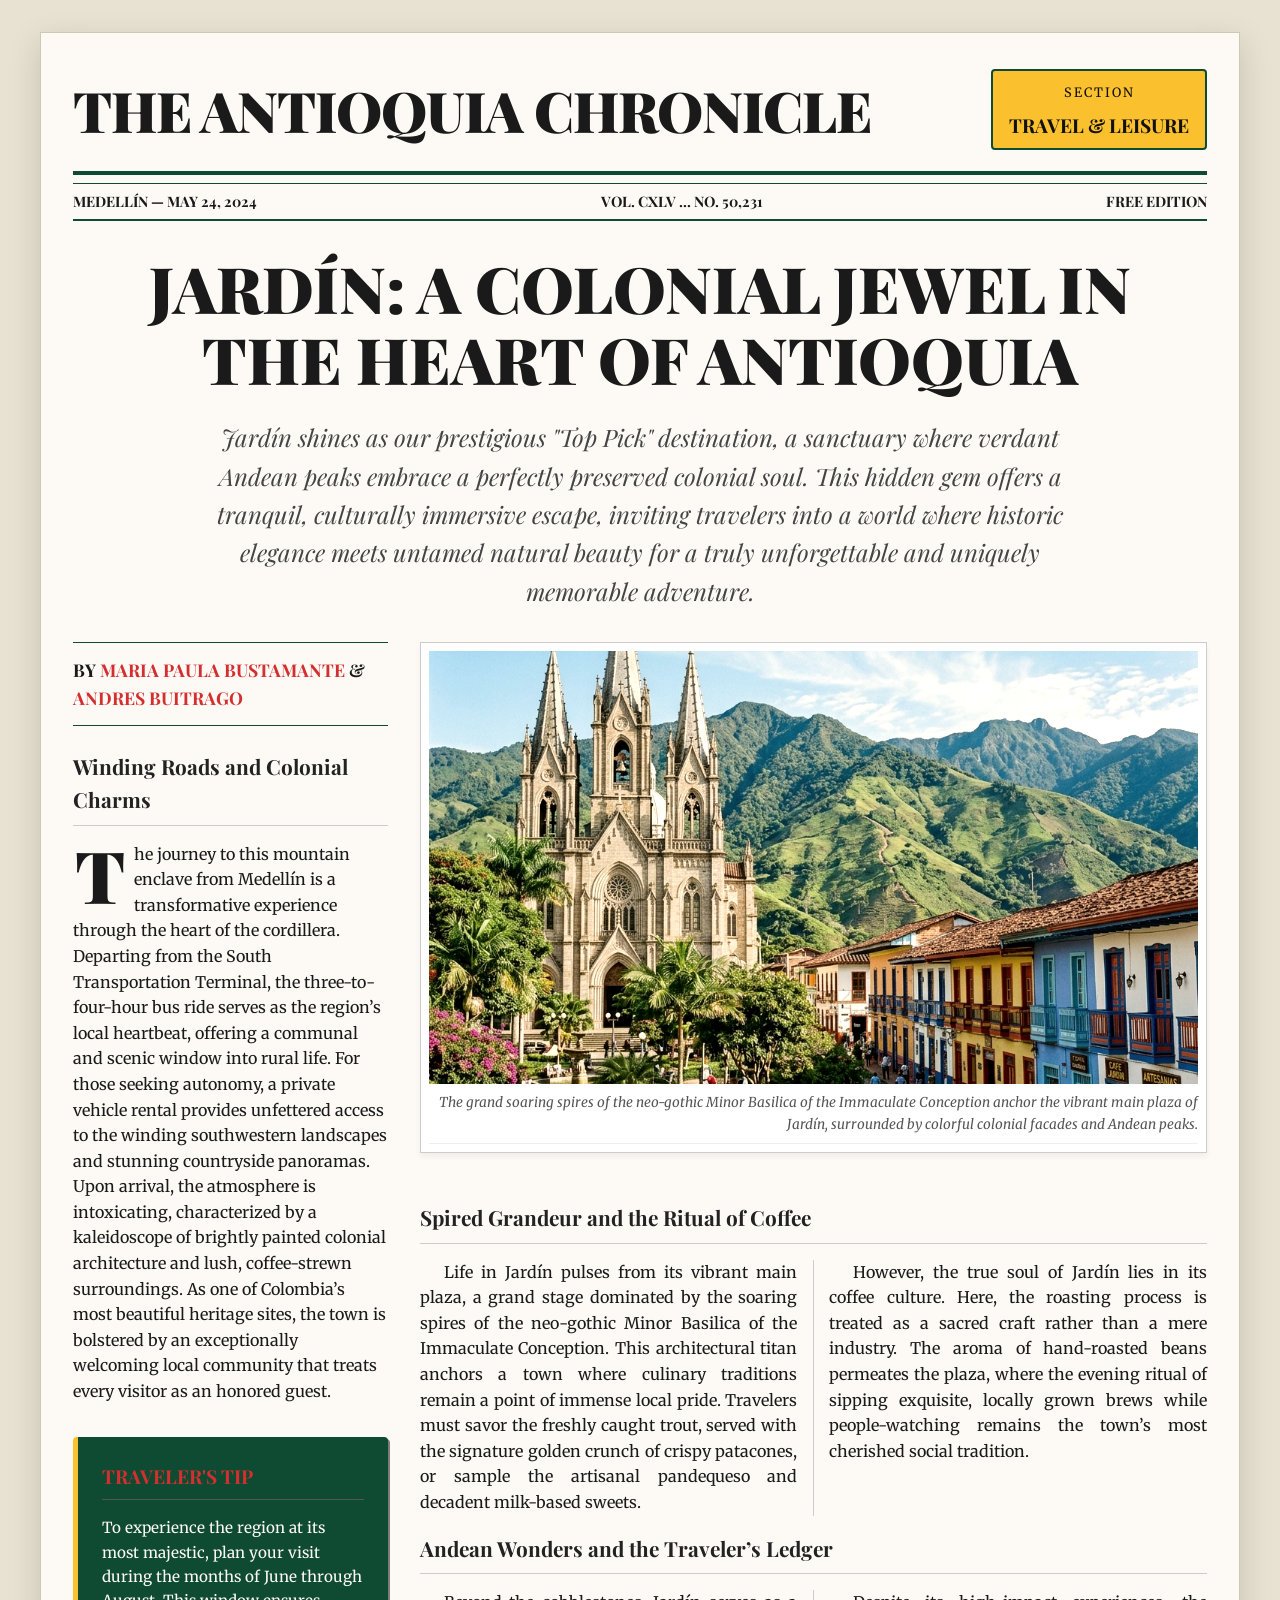
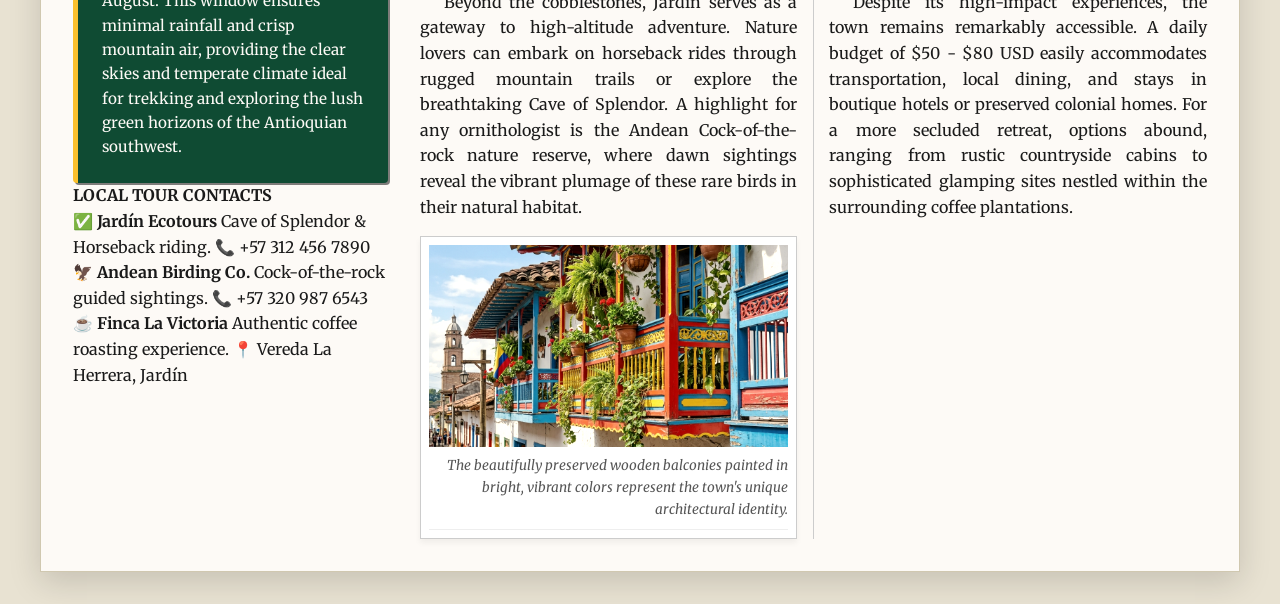
<file: index.html>
<!DOCTYPE html>
<html lang="en">
<head>
    <meta charset="UTF-8">
    <meta name="viewport" content="width=device-width, initial-scale=1.0">
    <title>Jardín - The Antioquia Chronicle</title>
    <meta name="description" content="Jardín: A Colonial Jewel in the heart of Antioquia. Read the latest travel and leisure news on The Antioquia Chronicle.">
    <link rel="stylesheet" href="styles.css">
    <!-- Google Fonts for newspaper feel -->
    <link rel="preconnect" href="https://fonts.googleapis.com">
    <link rel="preconnect" href="https://fonts.gstatic.com" crossorigin>
    <link href="https://fonts.googleapis.com/css2?family=Playfair+Display:ital,wght@0,400;0,700;0,900;1,400;1,700&family=Merriweather:ital,wght@0,300;0,400;0,700;1,300;1,400&display=swap" rel="stylesheet">
</head>
<body>
    <div class="newspaper">
        <!-- 1. NAME OF THE NEWSPAPER & 2. SECTION -->
        <header class="masthead">
            <div class="masthead-name">THE ANTIOQUIA CHRONICLE</div>
            <div class="masthead-section">
                <span>SECTION</span>
                <h2>TRAVEL & LEISURE</h2>
            </div>
        </header>

        <!-- 3. DATELINE -->
        <div class="dateline">
            <span class="date">MEDELLÍN — May 24, 2024</span>
            <span class="edition">Vol. CXLV ... No. 50,231</span>
            <span class="price">FREE EDITION</span>
        </div>

        <main>
            <!-- 4. HEADLINE -->
            <h1 class="headline">JARDÍN: A COLONIAL JEWEL IN THE HEART OF ANTIOQUIA</h1>

            <!-- 5. DROPHEAD -->
            <h2 class="drophead">
                Jardín shines as our prestigious "Top Pick" destination, a sanctuary where verdant Andean peaks embrace a perfectly preserved colonial soul. This hidden gem offers a tranquil, culturally immersive escape, inviting travelers into a world where historic elegance meets untamed natural beauty for a truly unforgettable and uniquely memorable adventure.
            </h2>

            <div class="content-wrapper">
                <!-- LEADER COLUMN (Byline + Lead) -->
                <aside class="sidebar">
                    <!-- 6. BYLINE -->
                    <div class="byline">
                        By <span class="author">Maria Paula Bustamante</span> & <br><span class="author">Andres Buitrago</span>
                    </div>

                    <!-- 7. LEAD -->
                    <div class="lead-section">
                        <h3 class="subheading">Winding Roads and Colonial Charms</h3>
                        <p class="drop-cap-paragraph"><span class="drop-cap">T</span>he journey to this mountain enclave from Medellín is a transformative experience through the heart of the cordillera. Departing from the South Transportation Terminal, the three-to-four-hour bus ride serves as the region’s local heartbeat, offering a communal and scenic window into rural life. For those seeking autonomy, a private vehicle rental provides unfettered access to the winding southwestern landscapes and stunning countryside panoramas. Upon arrival, the atmosphere is intoxicating, characterized by a kaleidoscope of brightly painted colonial architecture and lush, coffee-strewn surroundings. As one of Colombia’s most beautiful heritage sites, the town is bolstered by an exceptionally welcoming local community that treats every visitor as an honored guest.</p>
                    </div>

                    <!-- Extra box for tip -->
                    <div class="traveler-tip">
                        <h4>TRAVELER'S TIP</h4>
                        <p>To experience the region at its most majestic, plan your visit during the months of June through August. This window ensures minimal rainfall and crisp mountain air, providing the clear skies and temperate climate ideal for trekking and exploring the lush green horizons of the Antioquian southwest.</p>
                    </div>

                    <!-- Tour Directory -->
                    <div class="tour-directory">
                        <h4>LOCAL TOUR CONTACTS</h4>
                        <div class="tour-contact">
                            <strong>✅ Jardín Ecotours</strong>
                            Cave of Splendor & Horseback riding.
                            <span>📞 +57 312 456 7890</span>
                        </div>
                        <div class="tour-contact">
                            <strong>🦅 Andean Birding Co.</strong>
                            Cock-of-the-rock guided sightings.
                            <span>📞 +57 320 987 6543</span>
                        </div>
                        <div class="tour-contact">
                            <strong>☕ Finca La Victoria</strong>
                            Authentic coffee roasting experience.
                            <span>📍 Vereda La Herrera, Jardín</span>
                        </div>
                    </div>
                </aside>

                <!-- MAIN ARTICLE CONTENT -->
                <article class="main-article">
                    <!-- 9. PHOTO -->
                    <figure class="article-photo">
                        <img src="jardin.png" alt="Majestic view of the main plaza of Jardín, Antioquia, showing the Minor Basilica">
                        <figcaption>The grand soaring spires of the neo-gothic Minor Basilica of the Immaculate Conception anchor the vibrant main plaza of Jardín, surrounded by colorful colonial facades and Andean peaks.</figcaption>
                    </figure>

                    <!-- 8. BODY -->
                    <div class="article-body">
                        <h3 class="subheading">Spired Grandeur and the Ritual of Coffee</h3>
                        <p>Life in Jardín pulses from its vibrant main plaza, a grand stage dominated by the soaring spires of the neo-gothic Minor Basilica of the Immaculate Conception. This architectural titan anchors a town where culinary traditions remain a point of immense local pride. Travelers must savor the freshly caught trout, served with the signature golden crunch of crispy patacones, or sample the artisanal pandequeso and decadent milk-based sweets.</p>
                        <p>However, the true soul of Jardín lies in its coffee culture. Here, the roasting process is treated as a sacred craft rather than a mere industry. The aroma of hand-roasted beans permeates the plaza, where the evening ritual of sipping exquisite, locally grown brews while people-watching remains the town’s most cherished social tradition.</p>

                        <h3 class="subheading">Andean Wonders and the Traveler’s Ledger</h3>
                        <p>Beyond the cobblestones, Jardín serves as a gateway to high-altitude adventure. Nature lovers can embark on horseback rides through rugged mountain trails or explore the breathtaking Cave of Splendor. A highlight for any ornithologist is the Andean Cock-of-the-rock nature reserve, where dawn sightings reveal the vibrant plumage of these rare birds in their natural habitat.</p>
                        
                        <!-- 10. SECONDARY PHOTO -->
                        <figure class="article-photo">
                            <img src="jardin_balconies.png" alt="Colorful colonial wooden balconies in Jardín">
                            <figcaption>The beautifully preserved wooden balconies painted in bright, vibrant colors represent the town's unique architectural identity.</figcaption>
                        </figure>

                        <p>Despite its high-impact experiences, the town remains remarkably accessible. A daily budget of $50 - $80 USD easily accommodates transportation, local dining, and stays in boutique hotels or preserved colonial homes. For a more secluded retreat, options abound, ranging from rustic countryside cabins to sophisticated glamping sites nestled within the surrounding coffee plantations.</p>
                    </div>
                </article>
            </div>
        </main>
    </div>
</body>
</html>
</file>
<file: styles.css>
:root {
    --bg-color: #fdfaf6; /* White colonial walls */
    --text-color: #1a1a1a;
    --border-color: #0f4b33; /* Deep coffee green */
    --highlight: #d32f2f; /* Vibrant red typical of Jardin balconies */
    --secondary: #fbc02d; /* Bright yellow */
    --font-heading: 'Playfair Display', serif;
    --font-body: 'Merriweather', serif;
}

* {
    box-sizing: border-box;
    margin: 0;
    padding: 0;
}

body {
    background-color: #e8e2d2; /* Slightly darker outer background */
    color: var(--text-color);
    font-family: var(--font-body);
    line-height: 1.6;
    padding: 2rem;
    display: flex;
    justify-content: center;
}

.newspaper {
    background-color: var(--bg-color);
    max-width: 1200px;
    width: 100%;
    padding: 2rem;
    box-shadow: 0 10px 30px rgba(0,0,0,0.15);
    border: 1px solid #d0c8b0;
}

/* 1 & 2 Masthead */
.masthead {
    display: flex;
    justify-content: space-between;
    align-items: center;
    border-bottom: 4px solid var(--border-color);
    padding-bottom: 1rem;
    margin-bottom: 0.5rem;
}

.masthead-name {
    font-family: var(--font-heading);
    font-size: 3.5rem;
    font-weight: 900;
    text-transform: uppercase;
    letter-spacing: -1px;
    flex-grow: 1;
}

.masthead-section {
    border: 2px solid var(--border-color);
    padding: 0.5rem 1rem;
    text-align: center;
    background-color: var(--secondary);
    border-radius: 4px;
    color: #111;
}

.masthead-section span {
    font-size: 0.8rem;
    text-transform: uppercase;
    letter-spacing: 2px;
}

.masthead-section h2 {
    font-family: var(--font-heading);
    font-size: 1.2rem;
    margin-top: 5px;
}

/* 3 Dateline */
.dateline {
    display: flex;
    justify-content: space-between;
    border-bottom: 2px solid var(--border-color);
    border-top: 1px solid var(--border-color);
    padding: 0.4rem 0;
    font-size: 0.9rem;
    text-transform: uppercase;
    font-family: var(--font-heading);
    font-weight: 700;
    margin-bottom: 2rem;
}

/* 4 Headline */
.headline {
    font-family: var(--font-heading);
    font-size: 4rem;
    font-weight: 900;
    text-align: center;
    line-height: 1.1;
    margin-bottom: 1.5rem;
    text-transform: uppercase;
}

/* 5 Drophead */
.drophead {
    font-family: var(--font-heading);
    font-size: 1.5rem;
    font-weight: 400;
    font-style: italic;
    text-align: center;
    margin: 0 auto 2rem auto;
    max-width: 900px;
    color: #444;
}

/* Content Layout */
.content-wrapper {
    display: grid;
    grid-template-columns: 1fr 2.5fr;
    gap: 2rem;
}

/* 6 Byline */
.byline {
    font-family: var(--font-heading);
    font-size: 1.1rem;
    font-weight: bold;
    border-bottom: 1px solid var(--border-color);
    border-top: 1px solid var(--border-color);
    padding: 0.8rem 0;
    margin-bottom: 1.5rem;
    text-transform: uppercase;
}
.author {
    color: var(--highlight);
}

/* 7 Lead & Sidebar */
.lead-section {
    margin-bottom: 2rem;
}

.subheading {
    font-family: var(--font-heading);
    font-size: 1.3rem;
    margin-bottom: 1rem;
    border-bottom: 1px solid #ccc;
    padding-bottom: 0.5rem;
    color: #222;
}

.drop-cap {
    float: left;
    font-family: var(--font-heading);
    font-size: 4.5rem;
    line-height: 3.5rem;
    padding-top: 0.3rem;
    padding-right: 0.6rem;
    padding-left: 0.1rem;
    font-weight: 900;
}

/* Traveler Tip Box */
.traveler-tip {
    background-color: #0f4b33; /* Deep coffee green */
    color: #fdfaf6;
    padding: 1.5rem;
    font-size: 0.95rem;
    border-radius: 4px;
    margin-top: 2rem;
    box-shadow: 2px 2px 0px 0px rgba(0,0,0,0.5);
    border-left: 5px solid var(--secondary);
}
.traveler-tip h4 {
    font-family: var(--font-heading);
    font-size: 1.2rem;
    margin-bottom: 1rem;
    text-transform: uppercase;
    color: var(--highlight);
    border-bottom: 1px solid #555;
    padding-bottom: 0.5rem;
}

/* 9 Photo */
.article-photo {
    margin-bottom: 2rem;
    border: 1px solid #ccc;
    padding: 0.5rem;
    background: #fff;
    box-shadow: 0 4px 6px rgba(0,0,0,0.05);
    break-inside: avoid;
}
.article-photo img {
    width: 100%;
    height: auto;
    display: block;
    aspect-ratio: 16/9;
    object-fit: cover;
    filter: sepia(0.2) contrast(1.1); /* Slight vintage feel */
}
.article-photo figcaption {
    font-size: 0.85rem;
    font-style: italic;
    color: #555;
    margin-top: 0.5rem;
    text-align: right;
    border-bottom: 1px solid #eee;
    padding-bottom: 0.5rem;
}

/* 8 Body */
.article-body {
    column-count: 2;
    column-gap: 2rem;
    column-rule: 1px solid #ccc;
    text-align: justify;
}
.article-body .subheading {
    column-span: all;
    margin-top: 1rem;
}
.article-body p {
    margin-bottom: 1rem;
    text-indent: 1.5rem;
}

/* Responsive */
@media (max-width: 900px) {
    .content-wrapper {
        grid-template-columns: 1fr;
    }
    .headline {
        font-size: 2.5rem;
    }
    .masthead {
        flex-direction: column;
        gap: 1rem;
    }
    .masthead-name {
        font-size: 2.5rem;
        text-align: center;
    }
    .article-body {
        column-count: 1;
    }
}
</file>
